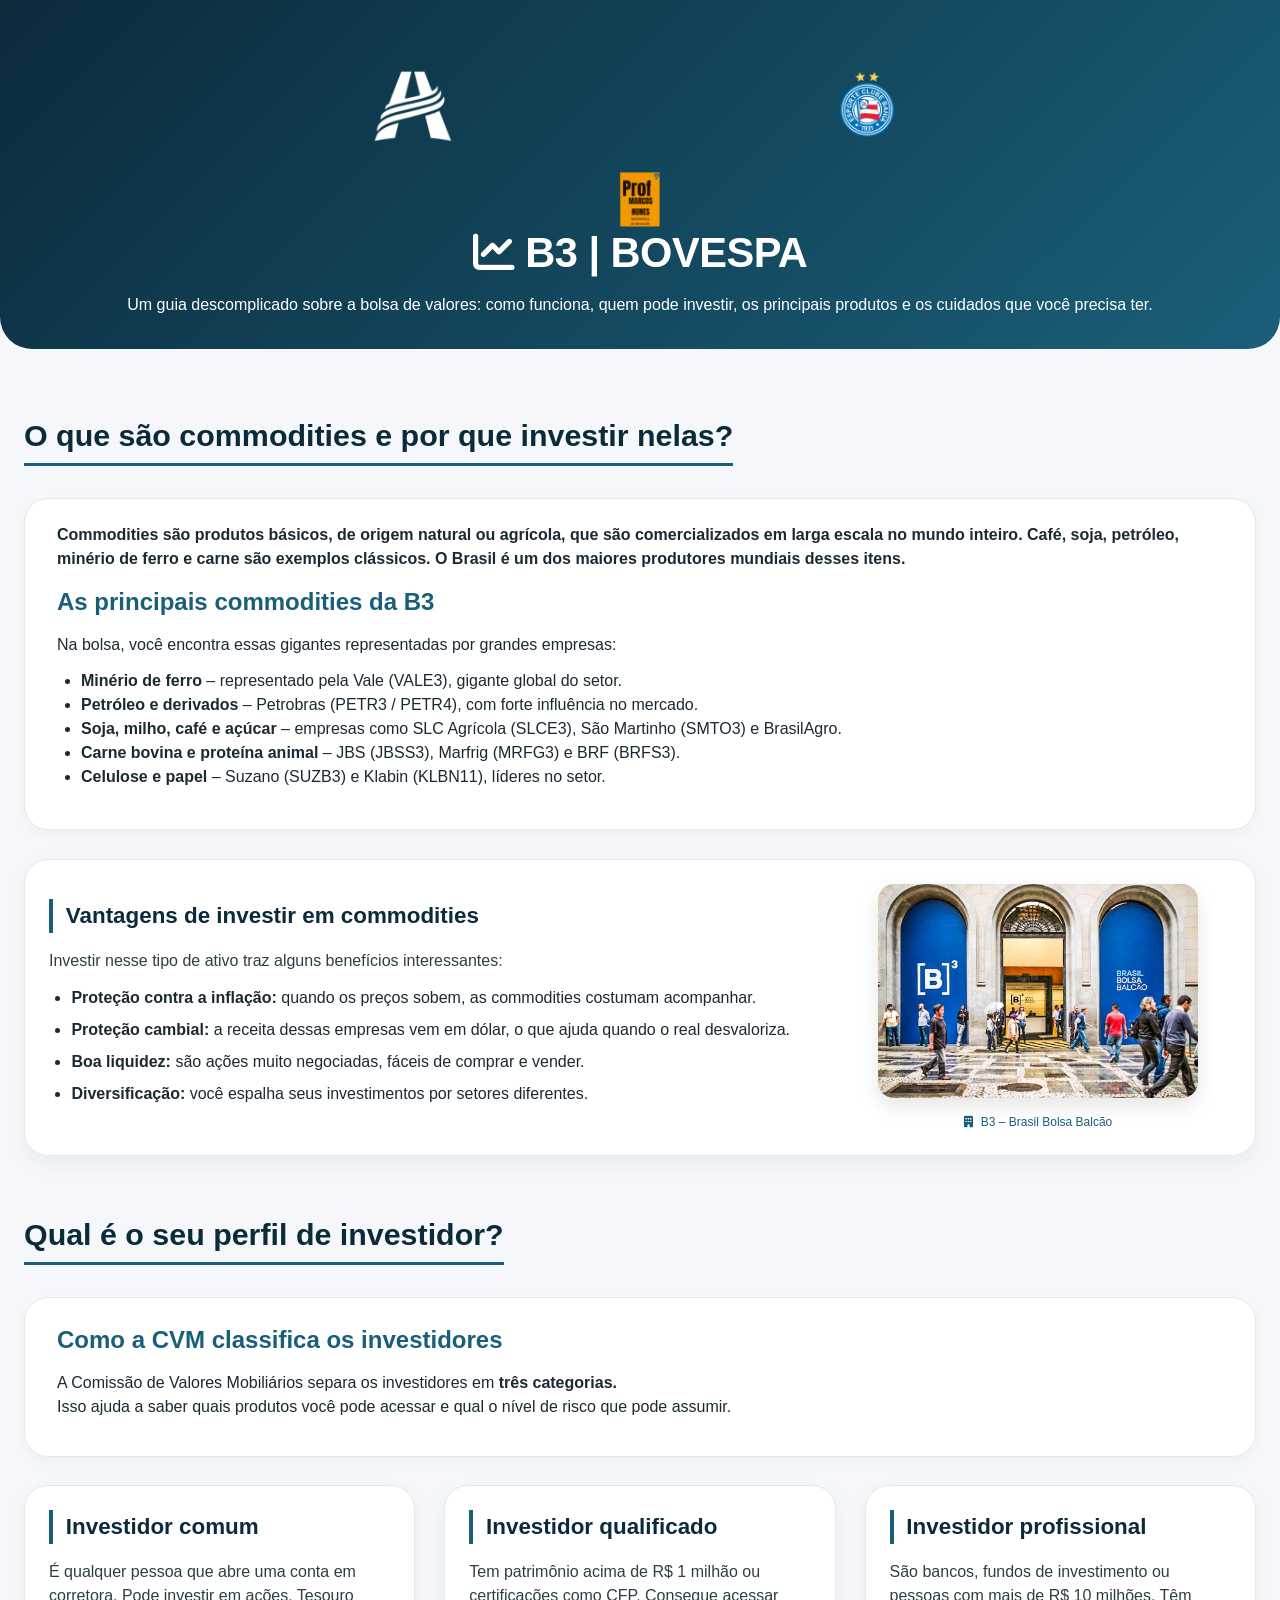
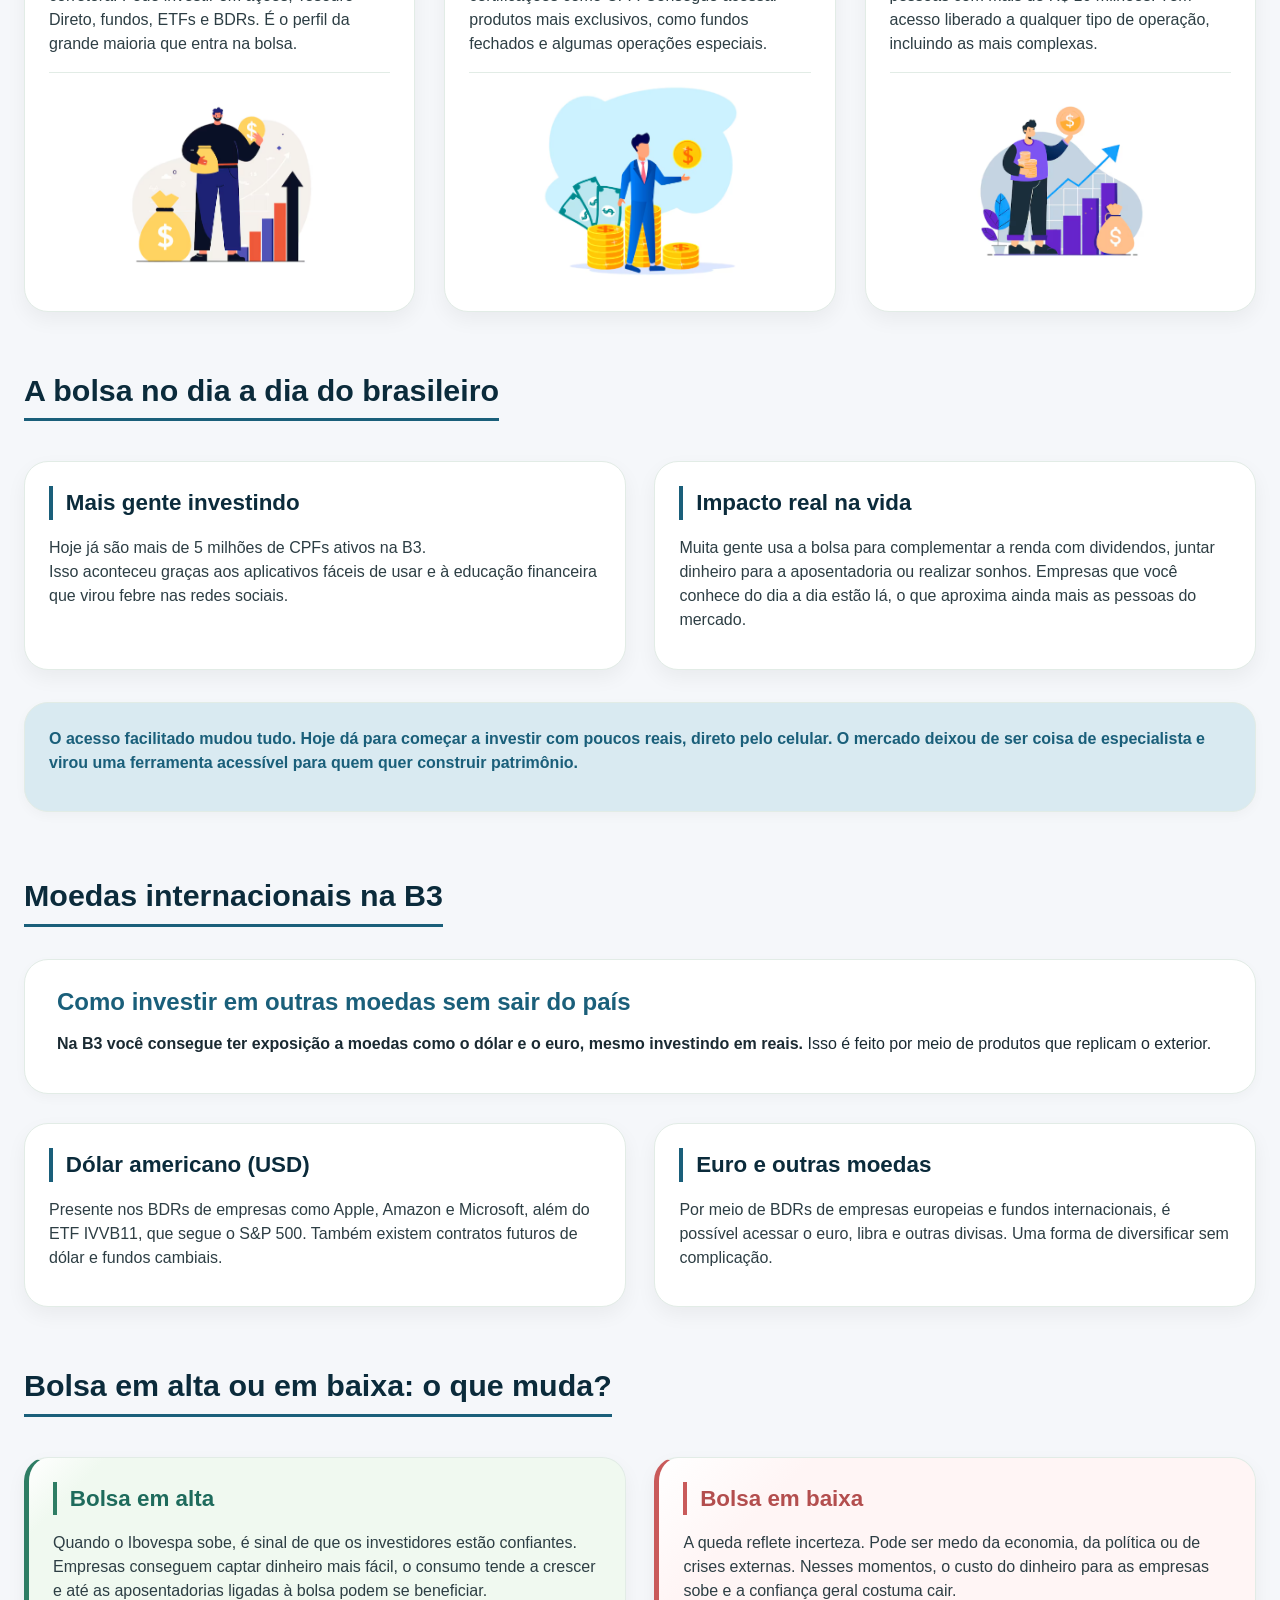
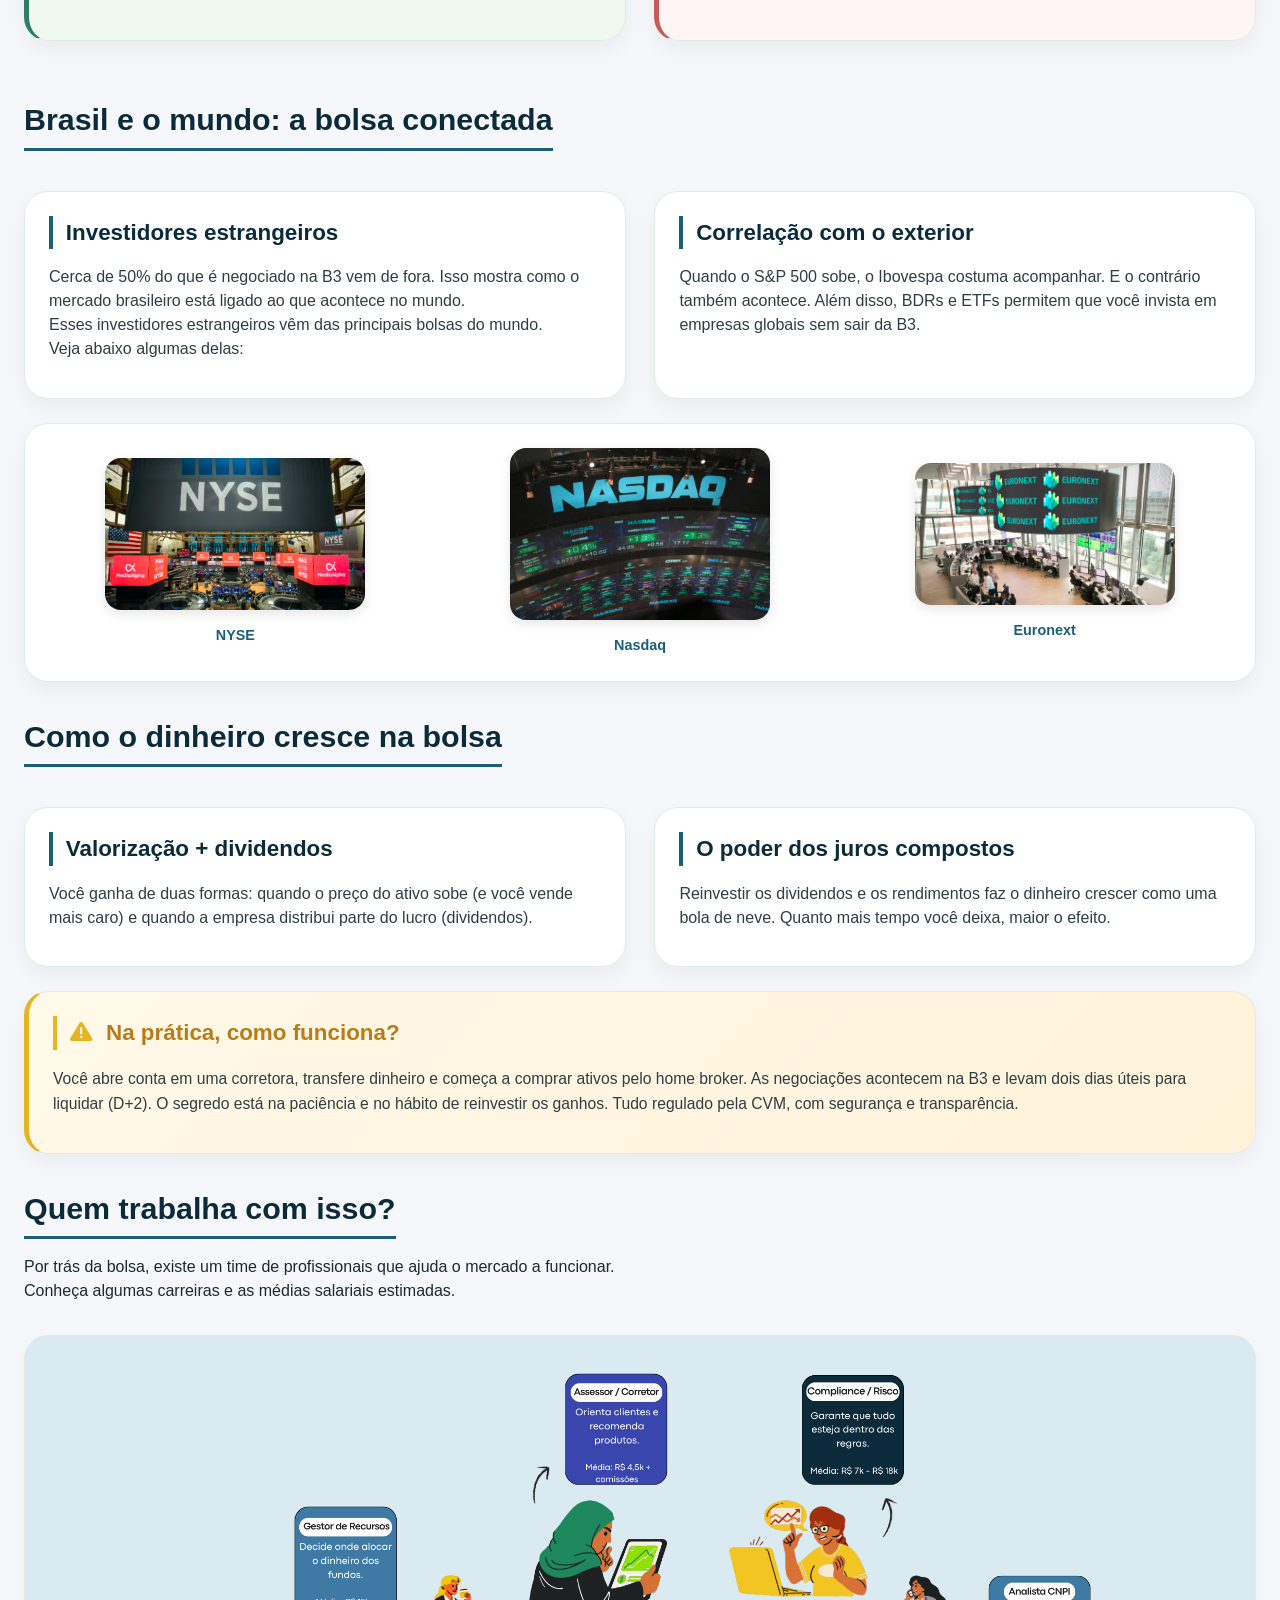
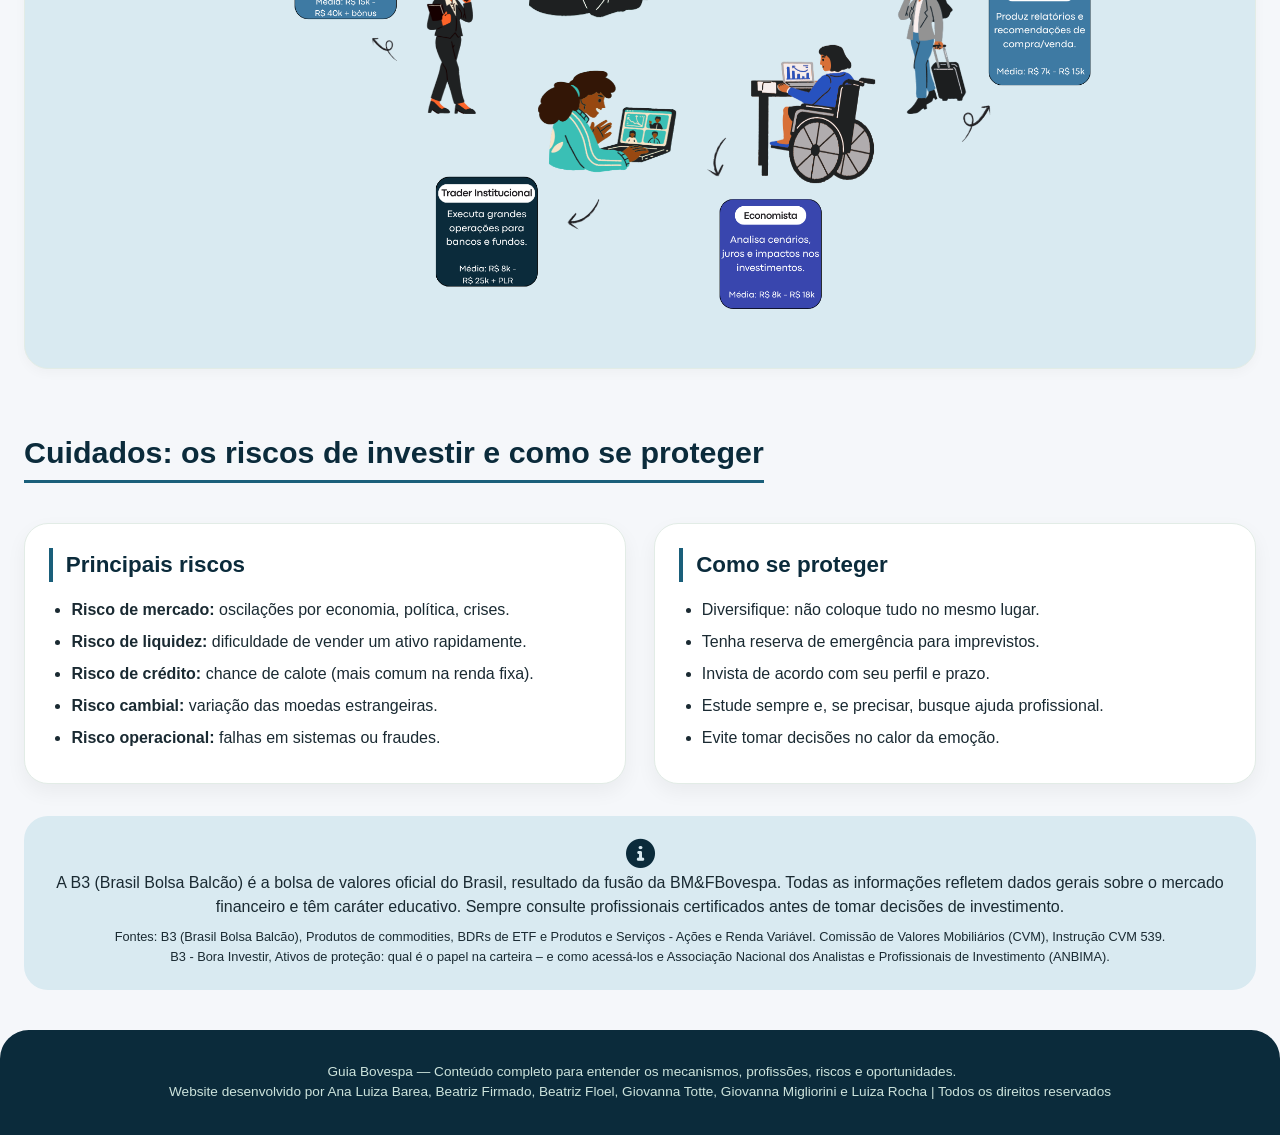
<file: index.html>
<!DOCTYPE html>
<html lang="pt-br">

<head>
    <meta charset="UTF-8">
    <meta name="viewport" content="width=device-width, initial-scale=1.0">
    <title>Bovespa | B3 - Guia Completo do Mercado de Ações Brasileiro</title>
    <link rel="stylesheet" href="https://cdnjs.cloudflare.com/ajax/libs/font-awesome/6.0.0-beta3/css/all.min.css">
    <style>
        * {
            margin: 0;
            padding: 0;
            box-sizing: border-box;
        }

        body {
            font-family: 'Segoe UI', Roboto, 'Helvetica Neue', sans-serif;
            background: #f5f7fa;
            color: #1a2a32;
            line-height: 1.5;
        }

        /* introdução com subtítulo */
        .hero {
            background: linear-gradient(135deg, #0b2b3b 0%, #1a5f7a 100%);
            color: white;
            padding: 3rem 2rem;
            text-align: center;
            border-bottom-left-radius: 2rem;
            border-bottom-right-radius: 2rem;
        }

        .hero h1 {
            font-size: 2.6rem;
            font-weight: 600;
            letter-spacing: -0.5px;
            margin-bottom: 0.5rem;
        }

        .hero .subtitle {
            font-size: 1.2rem;
            font-weight: 500;
            opacity: 0.95;
            margin-bottom: 1rem;
        }

        .hero .intro-paragraph {
            max-width: 900px;
            margin: 0 auto;
            font-size: 1rem;
            line-height: 1.6;
            background: rgba(255, 255, 255, 0.1);
            padding: 1rem 1.8rem;
            border-radius: 1.5rem;
            backdrop-filter: blur(2px);
        }

        .container {
            max-width: 1300px;
            margin: 2rem auto;
            padding: 0 1.5rem;
        }

        /* seções com mistura de cards e parágrafos */
        .section-title {
            font-size: 1.9rem;
            font-weight: 600;
            color: #0b2b3b;
            margin: 2rem 0 1rem 0;
            border-bottom: 3px solid #1a5f7a;
            display: inline-block;
            padding-bottom: 0.3rem;
        }

        .grid-2cols {
            display: grid;
            grid-template-columns: repeat(auto-fit, minmax(320px, 1fr));
            gap: 1.8rem;
            margin: 1.5rem 0;
        }

        .card {
            background: white;
            border-radius: 1.5rem;
            box-shadow: 0 8px 20px rgba(0, 0, 0, 0.05);
            padding: 1.5rem;
            border: 1px solid #e2ece6;
            transition: transform 0.2s, box-shadow 0.2s;
        }

        .card:hover {
            transform: translateY(-4px);
            box-shadow: 0 15px 30px rgba(0, 0, 0, 0.08);
        }

        .card h3 {
            font-size: 1.4rem;
            font-weight: 600;
            color: #0b2b3b;
            margin-bottom: 1rem;
            border-left: 4px solid #1a5f7a;
            padding-left: 0.8rem;
        }

        .card p {
            margin-bottom: 0.8rem;
            color: #2d3e44;
        }

        .card ul,
        .paragraph-list {
            margin: 0.6rem 0 0.6rem 1.4rem;
        }

        .card li {
            margin-bottom: 0.5rem;
        }

        .paragraph-block {
            background: white;
            border-radius: 1.5rem;
            padding: 1.5rem 2rem;
            margin: 1rem 0 1.8rem 0;
            box-shadow: 0 4px 12px rgba(0, 0, 0, 0.03);
            border: 1px solid #e2ece6;
        }

        .paragraph-block h3 {
            font-size: 1.5rem;
            font-weight: 600;
            color: #1a5f7a;
            margin-bottom: 0.8rem;
        }

        .paragraph-block p {
            margin-bottom: 0.8rem;
            font-size: 1rem;
        }

        .highlight-light {
            background: #eef6f2;
            padding: 1rem 1.3rem;
            border-radius: 1rem;
            margin: 1rem 0;
            border-left: 4px solid #1a5f7a;
        }

        .prof-flex {
            display: flex;
            flex-wrap: wrap;
            gap: 1rem;
            margin: 1rem 0;
        }

        .prof-item {
            background: #f8faf7;
            padding: 0.7rem 1rem;
            border-radius: 1rem;
            flex: 1 1 180px;
            border: 1px solid #dee6e0;
        }

        .prof-item strong {
            color: #0b2b3b;
            display: block;
            font-size: 1rem;
        }

        .salary {
            font-size: 0.8rem;
            color: #5f7670;
            display: inline-block;
            margin-top: 0.2rem;
        }

        footer {
            background: #0b2b3b;
            color: #cce3dc;
            text-align: center;
            padding: 2rem;
            margin-top: 2.5rem;
            border-top-left-radius: 1.8rem;
            border-top-right-radius: 1.8rem;
            font-size: 0.85rem;
        }

        hr {
            margin: 1rem 0;
            border: none;
            height: 1px;
            background: #cbdcd2;
        }

        .featured-card {
            display: flex;
            flex-direction: row;
            gap: 1.5rem;
            align-items: center;
            flex-wrap: wrap;
        }

        .card-text {
            flex: 2;
            min-width: 250px;
        }

        .card-image-wrapper {
            flex: 1;
            text-align: center;
            min-width: 180px;
        }

        .card-image-wrapper img {
            width: 100%;
            max-width: 320px;
            height: auto;
            border-radius: 1rem;
            object-fit: cover;
            box-shadow: 0 8px 20px rgba(0, 0, 0, 0.1);
            transition: transform 0.3s ease;
        }

        .card-image-wrapper img:hover {
            transform: scale(1.03);
        }

        .image-credit {
            font-size: 0.75rem;
            color: #1a5f7a;
            margin-top: 0.5rem;
            font-weight: 500;
        }

        .image-credit i {
            margin-right: 0.3rem;
        }

        .grid-3cols {
            display: grid;
            grid-template-columns: repeat(auto-fit, minmax(280px, 1fr));
            gap: 1.8rem;
            margin: 1.5rem 0;
        }

        .investor-card {
            display: flex;
            flex-direction: column;
            height: 100%;
        }

        .investor-card h3 {
            margin-bottom: 0.8rem;
        }

        .investor-card p {
            flex: 1;
            margin-bottom: 1rem;
        }

        .card-investor-image {
            margin-top: 1rem;
            text-align: center;
            padding-top: 0.5rem;
            border-top: 1px solid #e2ece6;
        }

        .card-investor-image img {
            width: 100%;
            max-width: 200px;
            height: auto;
            border-radius: 0.8rem;
            object-fit: cover;
            transition: transform 0.3s ease;
        }

        .card-investor-image img:hover {
            transform: scale(1.02);
        }

        .card-firmidi-image img {
            max-width: 1000px;
            height: auto;
            margin-left: 144px;
            margin-bottom: 14px;


        }

        /* Cards de alta e baixa com cores suaves */
        .card-alta {
            background: linear-gradient(135deg, #ffffff 0%, #f0f9f0 10%);
            border-left: 5px solid #2e7d64;
        }

        .card-alta h3 {
            color: #1e6b5c;
            border-left-color: #2e7d64;
        }

        .card-alta h3 i {
            color: #2e7d64;
            margin-right: 0.5rem;
        }

        .card-baixa {
            background: linear-gradient(135deg, #ffffff 0%, #fff5f5 20%);
            border-left: 5px solid #c95a5a;
        }

        .card-baixa h3 {
            color: #b34e4e;
            border-left-color: #c95a5a;
        }

        .card-baixa h3 i {
            color: #c95a5a;
            margin-right: 0.5rem;
        }

        .card-alta:hover,
        .card-baixa:hover {
            transform: translateY(-4px);
            box-shadow: 0 15px 30px rgba(0, 0, 0, 0.08);
        }

        /* introdução com logo integrada */
        .hero {
            background: linear-gradient(135deg, #0b2b3b 0%, #1a5f7a 100%);
            color: white;
            padding: 2rem 2rem;
            border-bottom-left-radius: 2rem;
            border-bottom-right-radius: 2rem;
            position: relative;
        }

        .hero-container {
            max-width: 1300px;
            margin: 0 auto;
            display: flex;
            align-items: center;
            gap: 2rem;
            flex-wrap: wrap;
        }


        .hero-logo img {
            width: 450px;
            height: auto;
            margin-bottom: -111px;
            margin-top: -54px;
            display: inline-block;
            gap: 3px;



        }

        .hero-logo:hover {
            transform: scale(1.05);
            background: rgba(255, 255, 255, 0.25);
        }

        .hero-content {
            flex: 1;
        }

        .hero-content h1 {
            font-size: 2.6rem;
            font-weight: 600;
            letter-spacing: -0.5px;
            margin-bottom: 0.5rem;
        }

        .hero-content p {
            font-size: 1.1rem;
            opacity: 0.95;
            max-width: 700px;
        }

        @media (max-width: 700px) {
            .hero-container {
                flex-direction: column;
                text-align: center;
                gap: 1rem;
            }

            .hero-content h1 {
                font-size: 1.8rem;
            }

            .hero-content p {
                font-size: 0.95rem;
            }

            .hero-logo img {
                width: 60px;
            }
        }

        /* Card com imagens das bolsas mundiais */
        .bolsas-mundo-card {
            margin-top: 1rem;
        }

        .bolsas-mundo-card h3 {
            text-align: center;
            margin-bottom: 1.5rem;
        }

        .bolsas-mundo-card h3 i {
            margin-right: 0.5rem;
            color: #1a5f7a;
        }

        .bolsas-imagens {
            display: flex;
            justify-content: space-around;
            align-items: center;
            flex-wrap: wrap;
            gap: 2rem;
        }

        .bolsa-item {
            text-align: center;
            flex: 1;
            min-width: 100px;
        }

        .bolsa-item img {
            width: 100%;
            max-width: 260px;
            height: auto;
            border-radius: 1rem;
            transition: transform 0.3s ease;
            box-shadow: 0 4px 12px rgba(0, 0, 0, 0.1);
        }

        .bolsa-item img:hover {
            transform: translateY(-5px);
        }

        .bolsa-item span {
            display: block;
            margin-top: 0.5rem;
            font-weight: 600;
            color: #1a5f7a;
            font-size: 0.9rem;
        }

        /* Card de funcionamento prático com fundo amarelo */
        .card-funcionamento {
            background: linear-gradient(135deg, #fff9e8 0%, #fff2d9 100%);
            border-left: 5px solid #e6b422;
            margin-top: 0.5rem;
        }

        .card-funcionamento h3 {
            color: #b87c1a;
            border-left-color: #e6b422;
        }

        .card-funcionamento h3 i {
            color: #e6b422;
            margin-right: 0.5rem;
        }

        .card-funcionamento p {
            font-size: 0.98rem;
            line-height: 1.6;
        }

        .card-funcionamento:hover {
            transform: translateY(-4px);
            box-shadow: 0 15px 30px rgba(0, 0, 0, 0.08);
        }

        @media (max-width: 700px) {
            .bolsas-imagens {
                gap: 1rem;
            }

            .bolsa-item img {
                max-width: 80px;
            }
        }

        @media (max-width: 700px) {
            .featured-card {
                flex-direction: column;
                text-align: center;
            }

            .card-text ul {
                text-align: left;
            }
        }

        @media (max-width: 750px) {
            .hero h1 {
                font-size: 1.8rem;
            }

            .section-title {
                font-size: 1.5rem;
            }

            .paragraph-block {
                padding: 1rem;
            }

            .card {
                padding: 1.2rem;
            }
        }
    </style>
</head>


<body>
    <div class="hero">
        <div class="hero-logo">
            <img src="foto/Design sem nome (1).png" alt="Colégio UNASP São Paulo">
            <img src="foto/Design sem nome (3).png" alt="">
            <img src="foto/Design sem nome (5).png" alt="">

        </div>
        <h1><i class="fas fa-chart-line"></i> B3 | BOVESPA</h1>
        <p>Um guia descomplicado sobre a bolsa de valores: como funciona, quem pode investir, os principais produtos e
            os cuidados que você precisa ter.</p>
    </div>
    <div class="container">

        <!-- SEÇÃO 1: Commodities -->
        <div class="section-title">O que são commodities e por que investir nelas?</div>
        <div class="paragraph-block">
            <p><strong>Commodities são produtos básicos, de origem natural ou agrícola, que são comercializados em larga
                    escala
                    no mundo inteiro. Café, soja, petróleo, minério de ferro e carne são exemplos clássicos. O Brasil é
                    um
                    dos maiores produtores mundiais desses itens.</strong></p>
            <h3>As principais commodities da B3</h3>
            <p>Na bolsa, você encontra essas gigantes representadas por grandes empresas:</p>
            <ul style="margin-left: 1.5rem; margin-bottom: 1rem;">
                <li><strong>Minério de ferro</strong> – representado pela Vale (VALE3), gigante global do setor.</li>
                <li><strong>Petróleo e derivados</strong> – Petrobras (PETR3 / PETR4), com forte influência no mercado.
                </li>
                <li><strong>Soja, milho, café e açúcar</strong> – empresas como SLC Agrícola (SLCE3), São Martinho
                    (SMTO3) e BrasilAgro.</li>
                <li><strong>Carne bovina e proteína animal</strong> – JBS (JBSS3), Marfrig (MRFG3) e BRF (BRFS3).</li>
                <li><strong>Celulose e papel</strong> – Suzano (SUZB3) e Klabin (KLBN11), líderes no setor.</li>
            </ul>
        </div>
        <div class="grid-2cols">
            <div class="card featured-card">
                <div class="card-text">
                    <h3>Vantagens de investir em commodities</h3>
                    <p>Investir nesse tipo de ativo traz alguns benefícios interessantes:</p>
                    <ul>
                        <li><strong>Proteção contra a inflação:</strong> quando os preços sobem, as commodities costumam
                            acompanhar.</li>
                        <li><strong>Proteção cambial:</strong> a receita dessas empresas vem em dólar, o que ajuda
                            quando o real desvaloriza.</li>
                        <li><strong>Boa liquidez:</strong> são ações muito negociadas, fáceis de comprar e vender.</li>
                        <li><strong>Diversificação:</strong> você espalha seus investimentos por setores diferentes.
                        </li>
                    </ul>
                </div>
                <div class="card-image-wrapper">
                    <img src="foto/bovespa.jpg">
                    <div class="image-credit">
                        <i class="fas fa-building"></i> B3 – Brasil Bolsa Balcão
                    </div>
                </div>
            </div>
        </div>

        <!-- SEÇÃO 2: Tipo de investidor -->
        <div class="section-title">Qual é o seu perfil de investidor?</div>
        <div class="paragraph-block">
            <h3>Como a CVM classifica os investidores</h3>
            <p>A Comissão de Valores Mobiliários separa os investidores em <strong>três categorias. </strong><br>
                Isso ajuda a saber quais
                produtos você pode acessar e qual o nível de risco que pode assumir.</p>
        </div>
        <div class="grid-2cols">
            <div class="card">
                <h3>Investidor comum</h3>
                <p>É qualquer pessoa que abre uma conta em corretora. Pode investir em ações, Tesouro Direto, fundos,
                    ETFs e BDRs. É o perfil da grande maioria que entra na bolsa.</p>
                <div class="card-investor-image">
                    <img src="foto/bluu.png" alt="Investidor comum">
                </div>
            </div>

            <div class="card">
                <h3>Investidor qualificado</h3>
                <p>Tem patrimônio acima de R$ 1 milhão ou certificações como CFP. Consegue acessar produtos mais
                    exclusivos, como fundos fechados e algumas operações especiais.
                </p>
                <div class="card-investor-image">
                    <img src="foto/cruu.png" alt="Investidor qualificado">
                </div>
            </div>
            <div class="card">
                <h3>Investidor profissional</h3>
                <p>São bancos, fundos de investimento ou pessoas com mais de R$ 10 milhões. Têm acesso liberado a
                    qualquer tipo de operação, incluindo as mais complexas.</p>
                <div class="card-investor-image">
                    <img src="foto/pru.png" alt="Investidor profissional">
                </div>
            </div>
        </div>


        <!-- SEÇÃO 3: Bolsa na vida dos brasileiros (misto) -->
        <div class="section-title">A bolsa no dia a dia do brasileiro</div>
        <div class="grid-2cols">
            <div class="card">
                <h3>Mais gente investindo</h3>
                <p>Hoje já são mais de 5 milhões de CPFs ativos na B3. <br> Isso aconteceu graças aos aplicativos fáceis
                    de
                    usar e à educação financeira que virou febre nas redes sociais.</p>
            </div>
            <div class="card">
                <h3>Impacto real na vida</h3>
                <p>Muita gente usa a bolsa para complementar a renda com dividendos, juntar dinheiro para a
                    aposentadoria ou realizar sonhos. Empresas que você conhece do dia a dia estão lá, o que aproxima
                    ainda mais as pessoas do mercado.</p>
            </div>
        </div>
        <div class="paragraph-block"
            style="background: #d9eaf1; border-radius: 1.5rem; margin-top: 2rem; padding: 1.5rem;  color: #1a5f7a;">
            <p><strong>O acesso facilitado mudou tudo. Hoje dá para começar a investir com poucos reais, direto pelo
                    celular. O
                    mercado deixou de ser coisa de especialista e virou uma ferramenta acessível para quem quer
                    construir
                    patrimônio.</strong></p>
        </div>

        <!-- SEÇÃO 4: Moedas na B3 -->
        <div class="section-title">Moedas internacionais na B3</div>
        <div class="paragraph-block">
            <h3>Como investir em outras moedas sem sair do país</h3>
            <p><strong>Na B3 você consegue ter exposição a moedas como o dólar e o euro, mesmo investindo em reais.
                </strong>Isso é feito
                por meio de produtos que replicam o exterior. </p>
        </div>
        <div class="grid-2cols">
            <div class="card">
                <h3>Dólar americano (USD)</h3>
                <p>Presente nos BDRs de empresas como Apple, Amazon e Microsoft, além do ETF IVVB11, que segue o S&P
                    500. Também existem contratos futuros de dólar e fundos cambiais.</p>
            </div>
            <div class="card">
                <h3>Euro e outras moedas</h3>
                <p>Por meio de BDRs de empresas europeias e fundos internacionais, é possível acessar o euro, libra e
                    outras divisas. Uma forma de diversificar sem complicação.</p>
            </div>
        </div>


        <!-- SEÇÃO 5: Alta e baixa + influência -->
        <div class="section-title">Bolsa em alta ou em baixa: o que muda?</div>
        <div class="grid-2cols">
            <div class="card card-alta">
                <h3>Bolsa em alta</h3>
                <p>Quando o Ibovespa sobe, é sinal de que os investidores estão confiantes. Empresas conseguem captar
                    dinheiro mais fácil, o consumo tende a crescer e até as aposentadorias ligadas à bolsa podem se
                    beneficiar.</p>
            </div>
            <div class="card card-baixa">
                <h3>Bolsa em baixa</h3>
                <p>A queda reflete incerteza. Pode ser medo da economia, da política ou de crises externas. Nesses
                    momentos, o custo do dinheiro para as empresas sobe e a confiança geral costuma cair.</p>
            </div>
        </div>


        <!-- SEÇÃO 6: Relação com bolsas globais -->
        <div class="section-title">Brasil e o mundo: a bolsa conectada</div>
        <div class="grid-2cols">
            <div class="card">
                <h3>Investidores estrangeiros</h3>
                <p>Cerca de 50% do que é negociado na B3 vem de fora. Isso mostra como o mercado brasileiro está ligado
                    ao que acontece no mundo. <br>Esses investidores estrangeiros vêm das principais bolsas do mundo.
                    <br>Veja
                    abaixo algumas delas:
                </p>
            </div>
            <div class="card">
                <h3>Correlação com o exterior</h3>
                <p>Quando o S&P 500 sobe, o Ibovespa costuma acompanhar. E o contrário também acontece. Além disso, BDRs
                    e ETFs permitem que você invista em empresas globais sem sair da B3.</p>
            </div>
        </div>

        <div class="card bolsas-mundo-card">

            <div class="bolsas-imagens">
                <div class="bolsa-item">
                    <img src="foto/nyse.png" alt="NYSE - Bolsa de Nova York">
                    <span>NYSE</span>
                </div>
                <div class="bolsa-item">
                    <img src="foto/naas.png" alt="Nasdaq">
                    <span>Nasdaq</span>
                </div>
                <div class="bolsa-item">
                    <img src="foto/eur.png" alt="Euronext">
                    <span>Euronext</span>
                </div>
            </div>
        </div>

        <!-- SEÇÃO 7: Mecanismos de acumulação de capital -->
        <div class="section-title">Como o dinheiro cresce na bolsa</div>
        <div class="grid-2cols">
            <div class="card">
                <h3>Valorização + dividendos</h3>
                <p>Você ganha de duas formas: quando o preço do ativo sobe (e você vende mais caro) e quando a empresa
                    distribui parte do lucro (dividendos).</p>
            </div>
            <div class="card">
                <h3>O poder dos juros compostos</h3>
                <p>Reinvestir os dividendos e os rendimentos faz o dinheiro crescer como uma bola de neve. Quanto mais
                    tempo você deixa, maior o efeito.</p>
            </div>
        </div>
        <div class="card card-funcionamento">
            <h3><i class="fas fa-exclamation-triangle"></i> Na prática, como funciona?</h3>
            <p>Você abre conta em uma corretora, transfere dinheiro e começa a comprar ativos pelo home broker. As
                negociações acontecem na B3 e levam dois dias úteis para liquidar (D+2). O segredo está na paciência e
                no hábito de reinvestir os ganhos. Tudo regulado pela CVM, com segurança e transparência.</p>
        </div>


        <div class="section-title">Quem trabalha com isso?</div>
        <p>Por trás da bolsa, existe um time de profissionais que ajuda o mercado a funcionar. <br>
            Conheça
            algumas
            carreiras e as médias salariais estimadas.
        </p>
        <div class="paragraph-block"
            style="background: #d9eaf1; border-radius: 1.5rem; margin-top: 2rem; padding: 1.5rem;">
            <div class="card-firmidi-image">
                <img src="foto/Mapa Mental (1).png" alt="Investidor profissional">
            </div>
        </div>


        <!-- SEÇÃO 9: Riscos e como driblar -->
        <div class="section-title">Cuidados: os riscos de investir e como se proteger</div>
        <div class="grid-2cols">
            <div class="card">
                <h3>Principais riscos</h3>
                <ul>
                    <li><strong>Risco de mercado:</strong> oscilações por economia, política, crises.</li>
                    <li><strong>Risco de liquidez:</strong> dificuldade de vender um ativo rapidamente.</li>
                    <li><strong>Risco de crédito:</strong> chance de calote (mais comum na renda fixa).</li>
                    <li><strong>Risco cambial:</strong> variação das moedas estrangeiras.</li>
                    <li><strong>Risco operacional:</strong> falhas em sistemas ou fraudes.</li>
                </ul>
            </div>
            <div class="card">
                <h3>Como se proteger</h3>
                <ul>
                    <li>Diversifique: não coloque tudo no mesmo lugar.</li>
                    <li>Tenha reserva de emergência para imprevistos.</li>
                    <li>Invista de acordo com seu perfil e prazo.</li>
                    <li>Estude sempre e, se precisar, busque ajuda profissional.</li>
                    <li>Evite tomar decisões no calor da emoção.</li>
                </ul>
            </div>
        </div>

        <!-- Bloco extra com resumo interativo e nota de fonte -->
        <div style="background: #d9eaf1; border-radius: 1.5rem; margin-top: 2rem; padding: 1.5rem; text-align: center;">
            <i class="fas fa-info-circle" style="font-size: 1.8rem; color: #0b2b3b"></i>
            <p style="font-weight: 500;"> A B3 (Brasil Bolsa Balcão) é a bolsa de valores oficial do Brasil,
                resultado
                da fusão da BM&FBovespa. Todas as informações refletem dados gerais sobre o mercado financeiro e têm
                caráter educativo. Sempre consulte profissionais certificados antes de tomar decisões de
                investimento.
            </p>
            <p style="margin-top: 8px; font-size: 0.8rem;">Fontes: B3 (Brasil Bolsa Balcão), Produtos de
                commodities, BDRs de ETF e Produtos e Serviços - Ações e Renda Variável.
                Comissão de Valores Mobiliários (CVM), Instrução CVM 539. <br> B3 - Bora Investir, Ativos de
                proteção:
                qual é
                o papel na carteira – e como
                acessá-los e Associação Nacional dos Analistas e Profissionais de Investimento (ANBIMA).</p>
        </div>
    </div>

    <footer>
        <i class="fas fa-chart-simple" style="font-weight: 400;"></i> Guia Bovespa — Conteúdo completo para entender os
        mecanismos,
        profissões,
        riscos e oportunidades.<br>
        Website desenvolvido por Ana Luiza Barea, Beatriz Firmado, Beatriz Floel, Giovanna Totte, Giovanna Migliorini e
        Luiza
        Rocha | Todos os direitos reservados
    </footer>
</body>

</html>
</file>
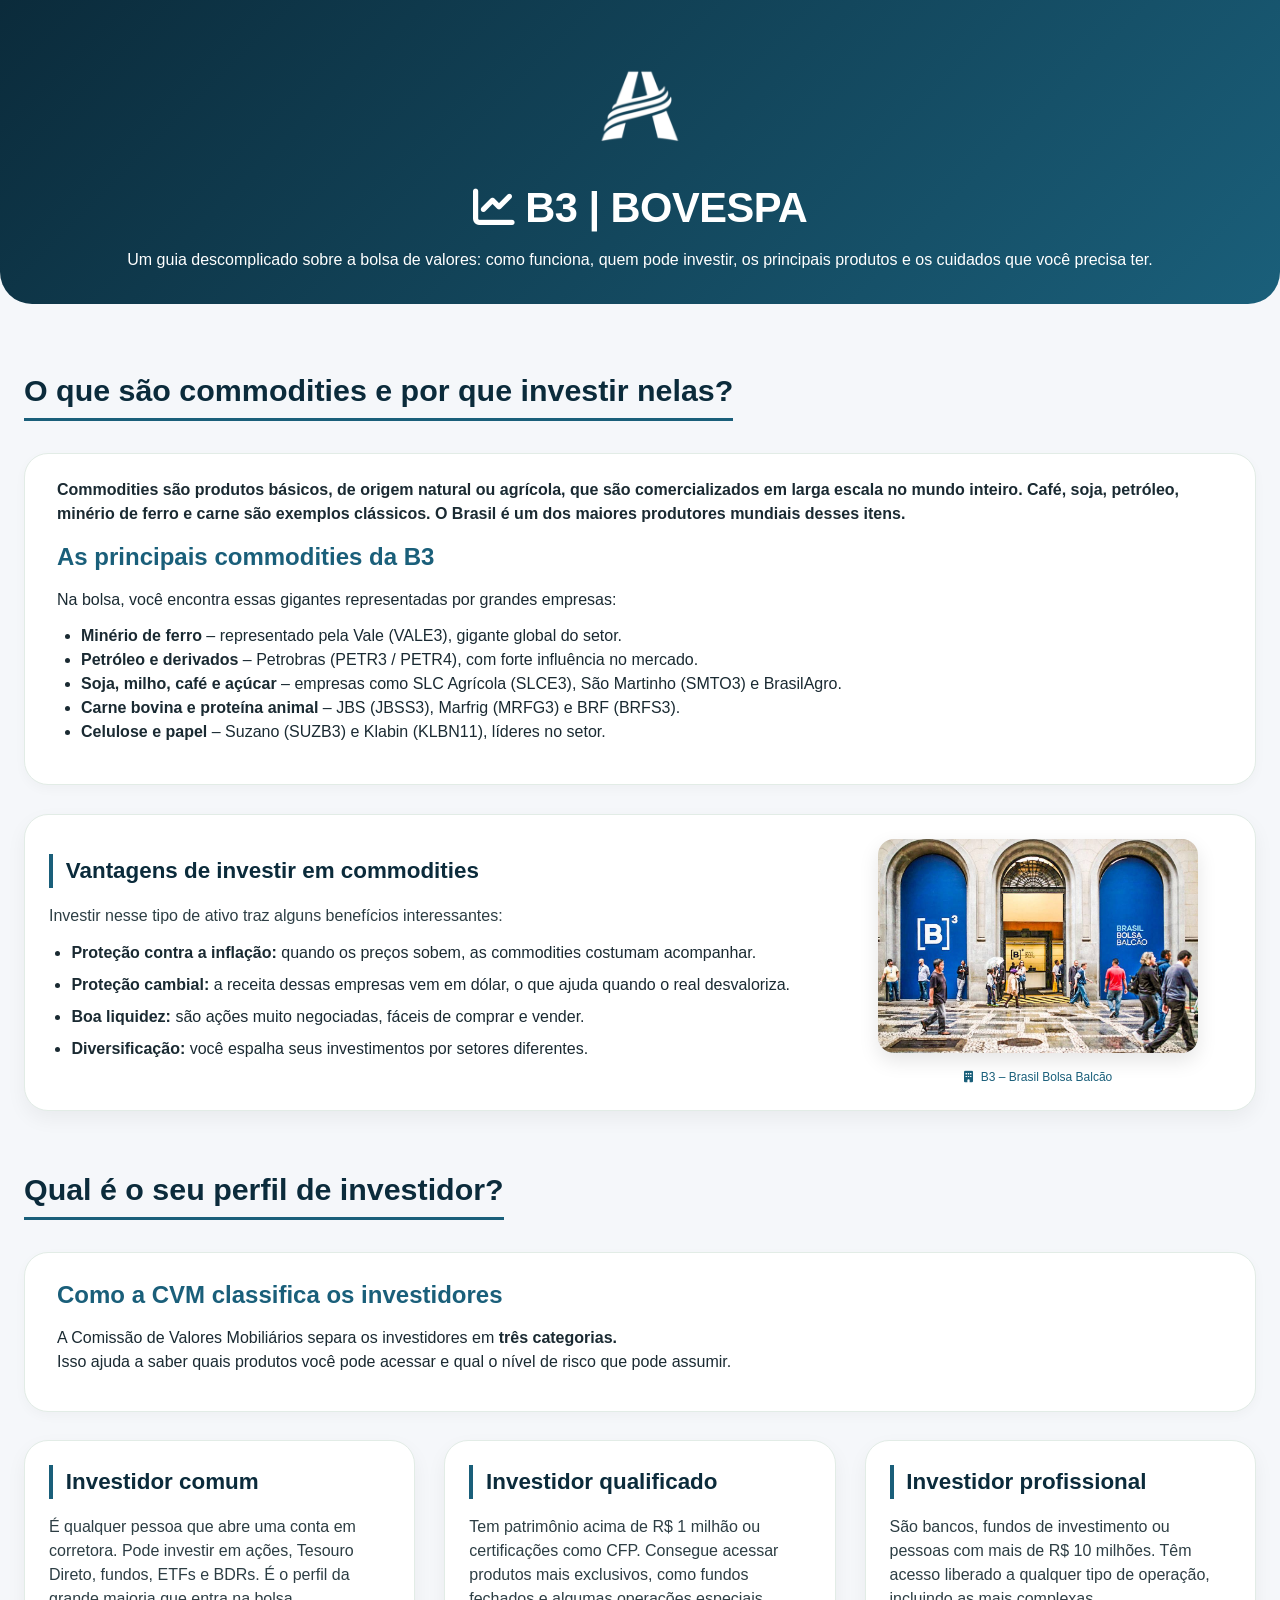
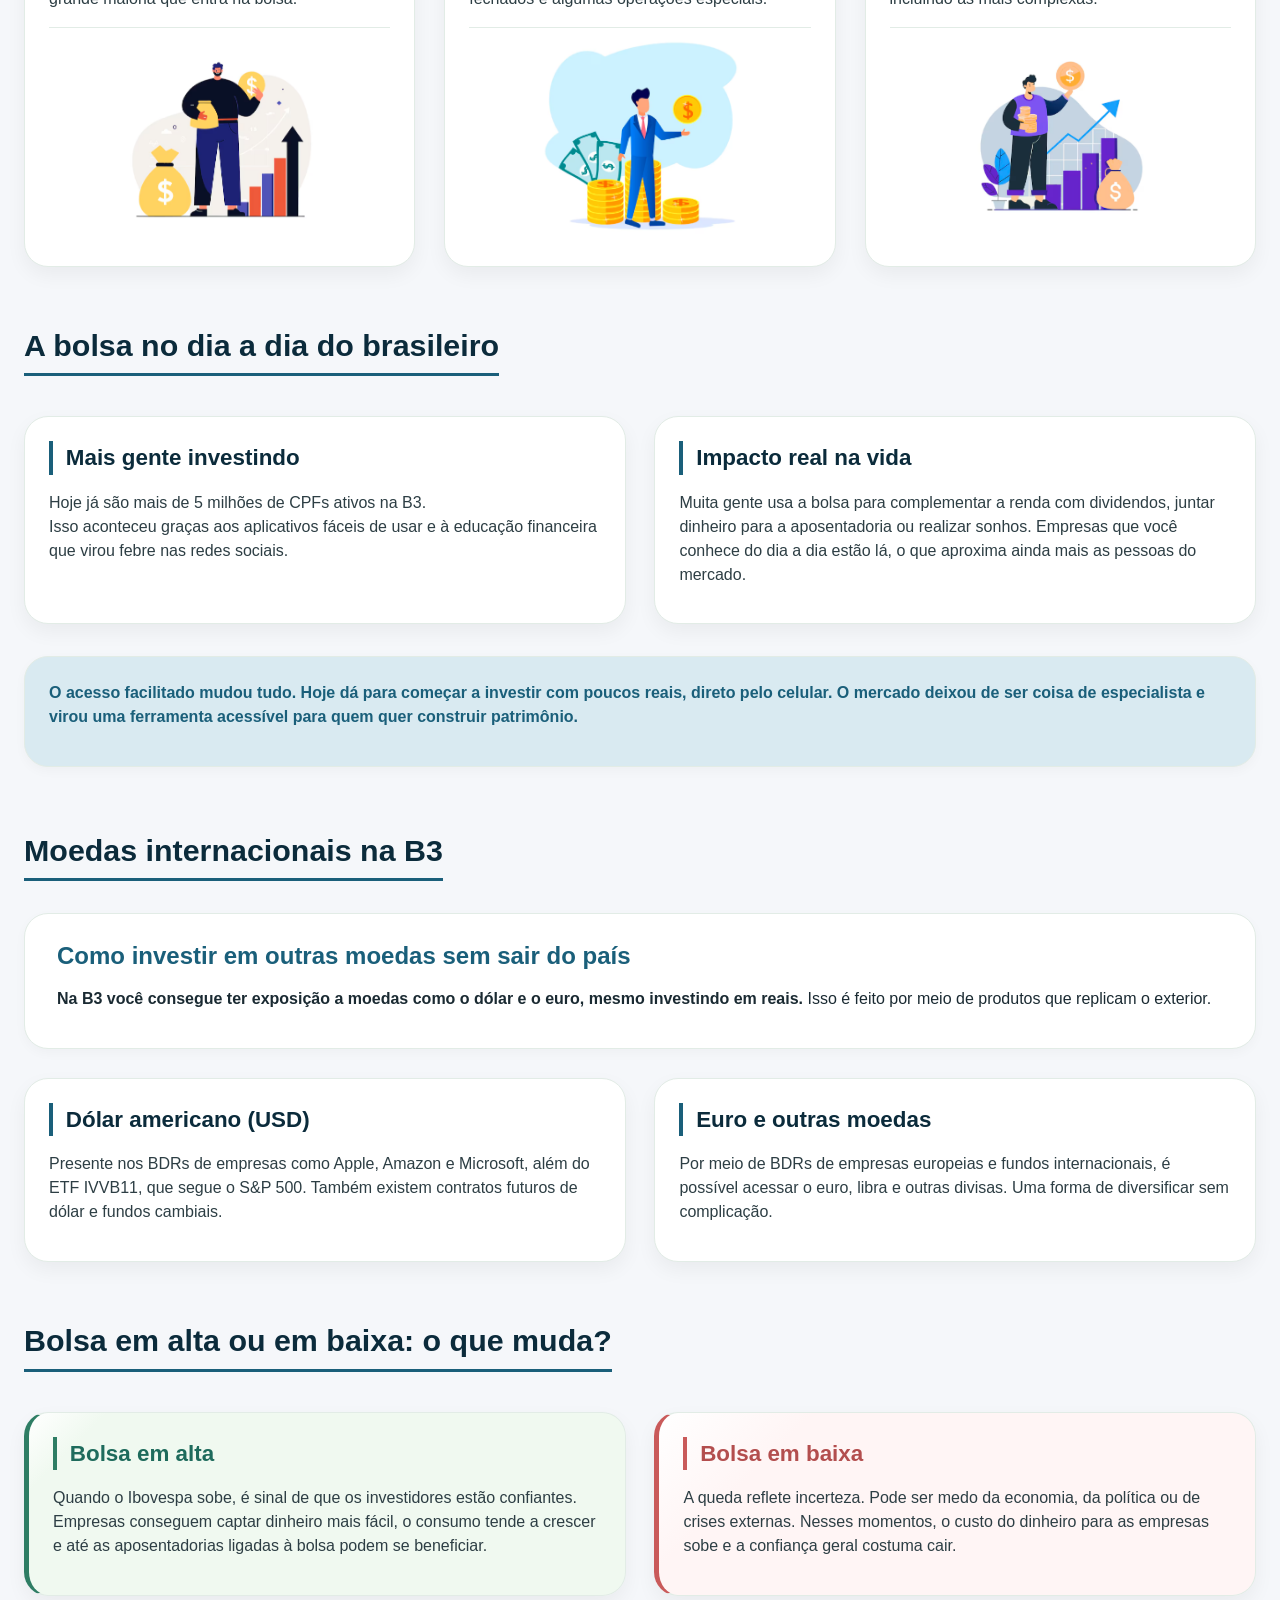
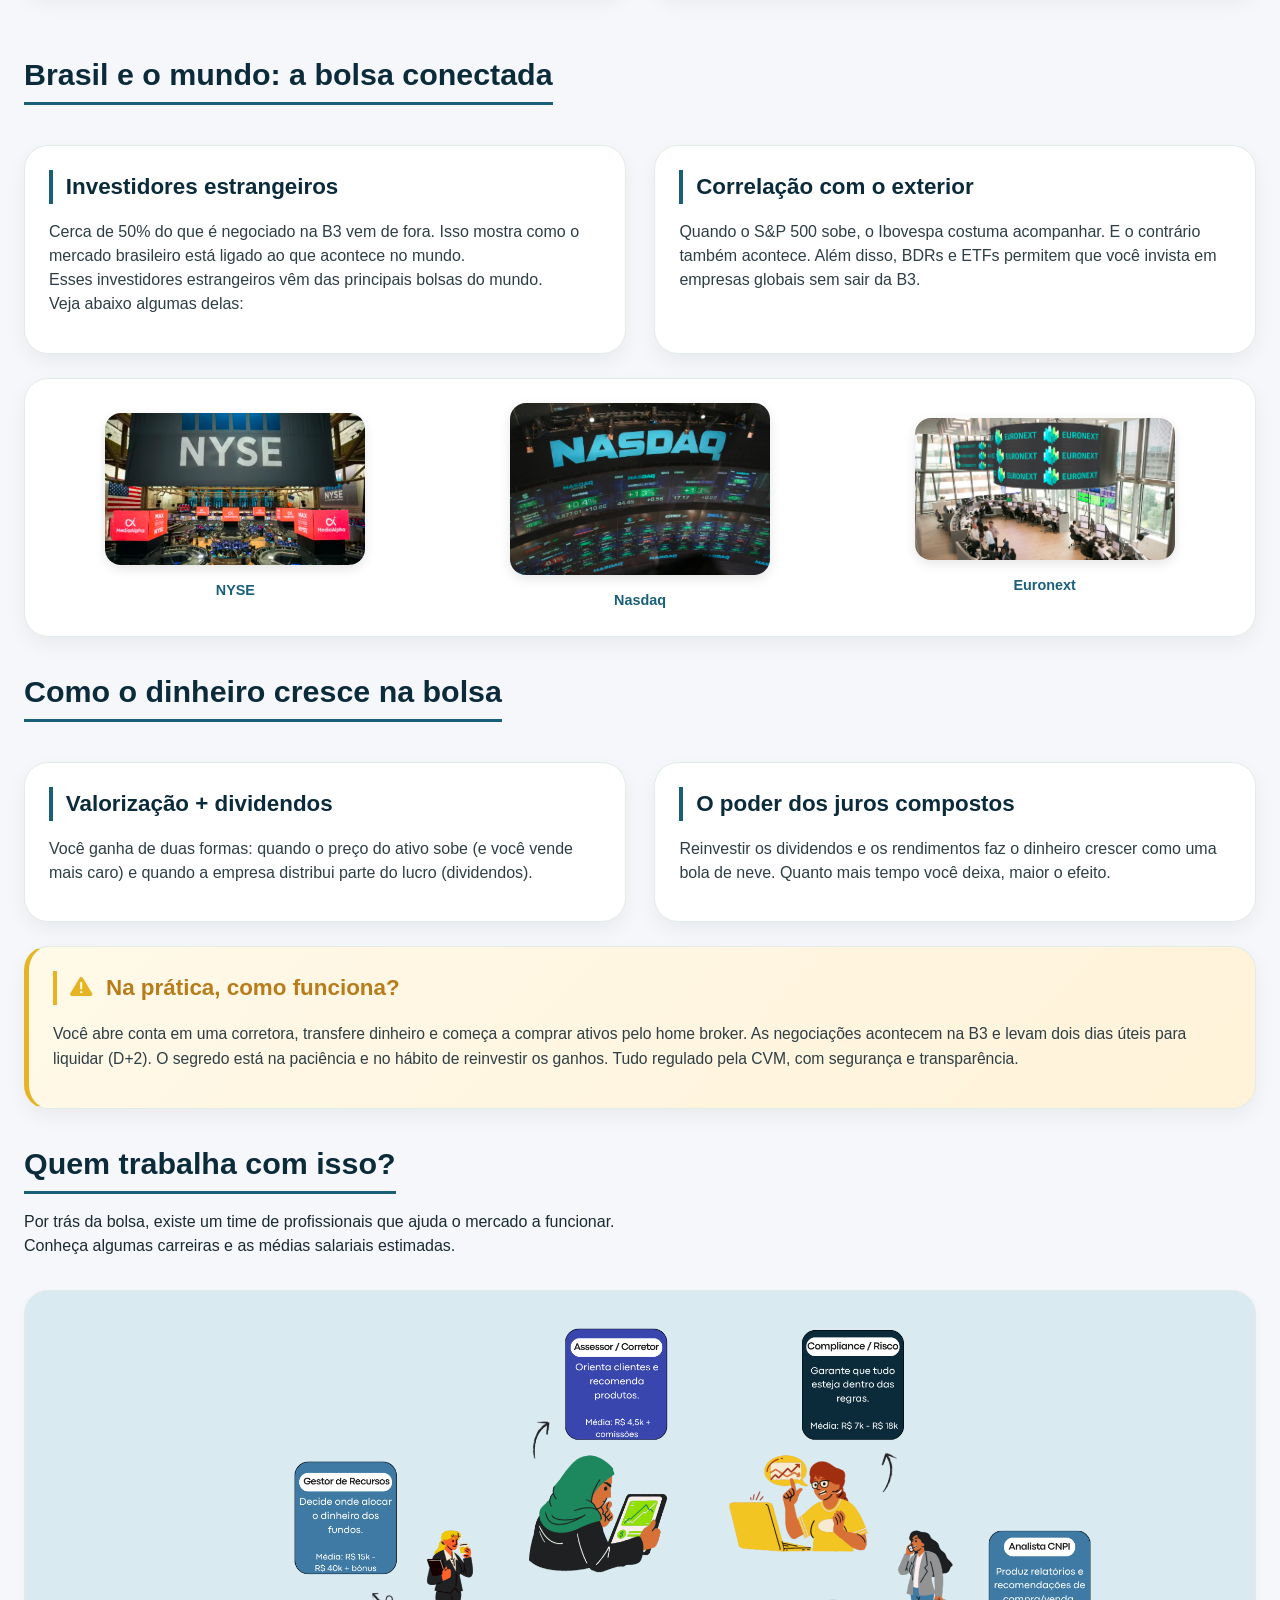
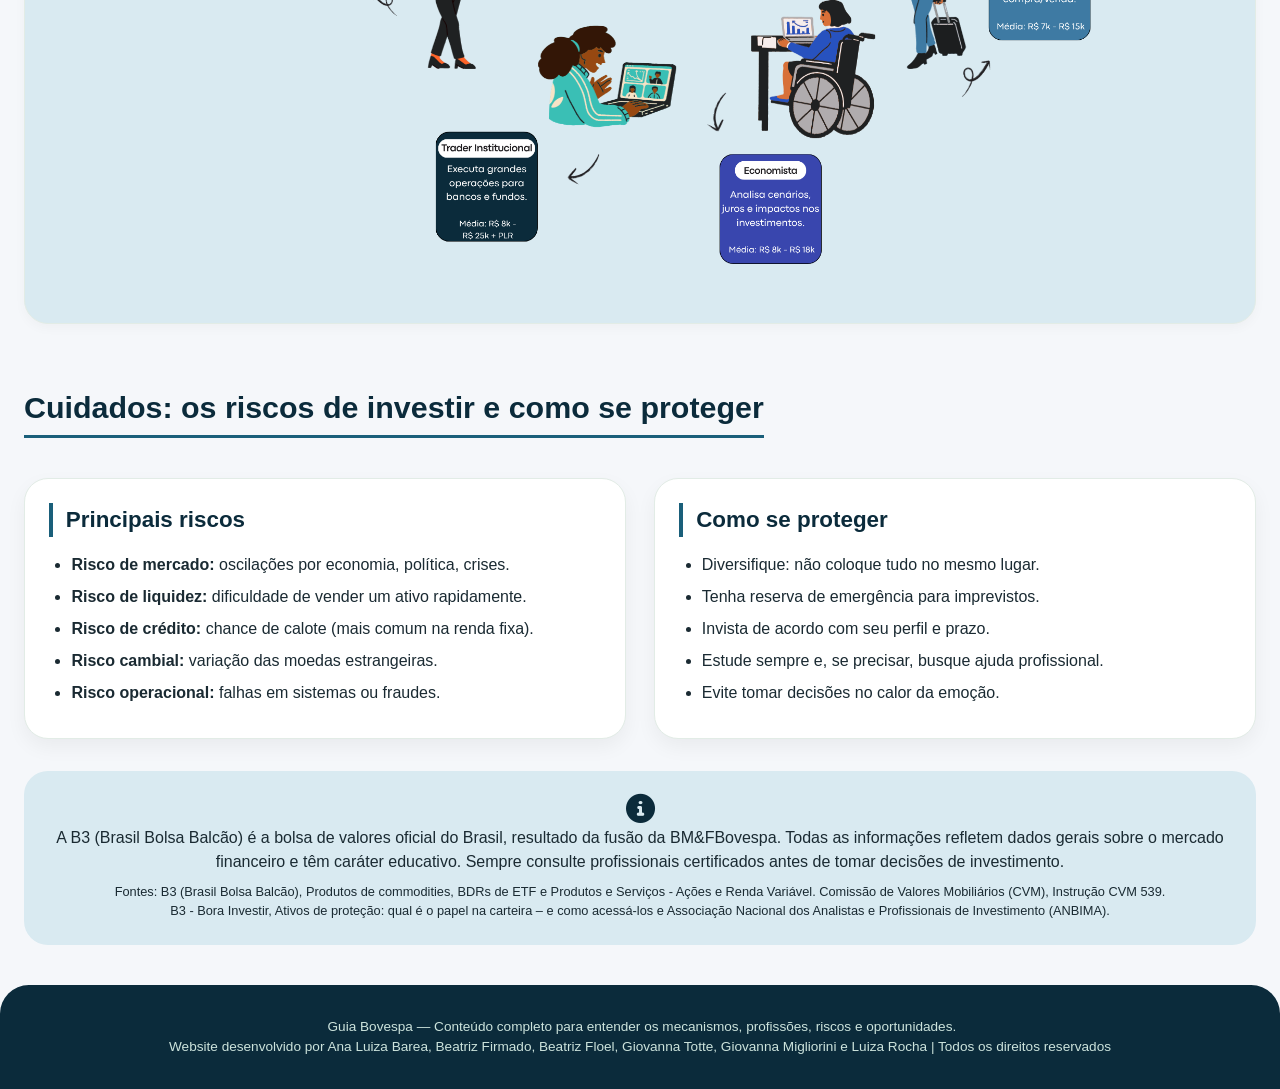
<file: bahia.html>
<!DOCTYPE html>
<html lang="pt-br">

<head>
    <meta charset="UTF-8">
    <meta name="viewport" content="width=device-width, initial-scale=1.0">
    <title>Bovespa | B3 - Guia Completo do Mercado de Ações Brasileiro</title>
    <link rel="stylesheet" href="https://cdnjs.cloudflare.com/ajax/libs/font-awesome/6.0.0-beta3/css/all.min.css">
    <style>
        * {
            margin: 0;
            padding: 0;
            box-sizing: border-box;
        }

        body {
            font-family: 'Segoe UI', Roboto, 'Helvetica Neue', sans-serif;
            background: #f5f7fa;
            color: #1a2a32;
            line-height: 1.5;
        }

        /* introdução com subtítulo */
        .hero {
            background: linear-gradient(135deg, #0b2b3b 0%, #1a5f7a 100%);
            color: white;
            padding: 3rem 2rem;
            text-align: center;
            border-bottom-left-radius: 2rem;
            border-bottom-right-radius: 2rem;
        }

        .hero h1 {
            font-size: 2.6rem;
            font-weight: 600;
            letter-spacing: -0.5px;
            margin-bottom: 0.5rem;
        }

        .hero .subtitle {
            font-size: 1.2rem;
            font-weight: 500;
            opacity: 0.95;
            margin-bottom: 1rem;
        }

        .hero .intro-paragraph {
            max-width: 900px;
            margin: 0 auto;
            font-size: 1rem;
            line-height: 1.6;
            background: rgba(255, 255, 255, 0.1);
            padding: 1rem 1.8rem;
            border-radius: 1.5rem;
            backdrop-filter: blur(2px);
        }

        .container {
            max-width: 1300px;
            margin: 2rem auto;
            padding: 0 1.5rem;
        }

        /* seções com mistura de cards e parágrafos */
        .section-title {
            font-size: 1.9rem;
            font-weight: 600;
            color: #0b2b3b;
            margin: 2rem 0 1rem 0;
            border-bottom: 3px solid #1a5f7a;
            display: inline-block;
            padding-bottom: 0.3rem;
        }

        .grid-2cols {
            display: grid;
            grid-template-columns: repeat(auto-fit, minmax(320px, 1fr));
            gap: 1.8rem;
            margin: 1.5rem 0;
        }

        .card {
            background: white;
            border-radius: 1.5rem;
            box-shadow: 0 8px 20px rgba(0, 0, 0, 0.05);
            padding: 1.5rem;
            border: 1px solid #e2ece6;
            transition: transform 0.2s, box-shadow 0.2s;
        }

        .card:hover {
            transform: translateY(-4px);
            box-shadow: 0 15px 30px rgba(0, 0, 0, 0.08);
        }

        .card h3 {
            font-size: 1.4rem;
            font-weight: 600;
            color: #0b2b3b;
            margin-bottom: 1rem;
            border-left: 4px solid #1a5f7a;
            padding-left: 0.8rem;
        }

        .card p {
            margin-bottom: 0.8rem;
            color: #2d3e44;
        }

        .card ul,
        .paragraph-list {
            margin: 0.6rem 0 0.6rem 1.4rem;
        }

        .card li {
            margin-bottom: 0.5rem;
        }

        .paragraph-block {
            background: white;
            border-radius: 1.5rem;
            padding: 1.5rem 2rem;
            margin: 1rem 0 1.8rem 0;
            box-shadow: 0 4px 12px rgba(0, 0, 0, 0.03);
            border: 1px solid #e2ece6;
        }

        .paragraph-block h3 {
            font-size: 1.5rem;
            font-weight: 600;
            color: #1a5f7a;
            margin-bottom: 0.8rem;
        }

        .paragraph-block p {
            margin-bottom: 0.8rem;
            font-size: 1rem;
        }

        .highlight-light {
            background: #eef6f2;
            padding: 1rem 1.3rem;
            border-radius: 1rem;
            margin: 1rem 0;
            border-left: 4px solid #1a5f7a;
        }

        .prof-flex {
            display: flex;
            flex-wrap: wrap;
            gap: 1rem;
            margin: 1rem 0;
        }

        .prof-item {
            background: #f8faf7;
            padding: 0.7rem 1rem;
            border-radius: 1rem;
            flex: 1 1 180px;
            border: 1px solid #dee6e0;
        }

        .prof-item strong {
            color: #0b2b3b;
            display: block;
            font-size: 1rem;
        }

        .salary {
            font-size: 0.8rem;
            color: #5f7670;
            display: inline-block;
            margin-top: 0.2rem;
        }

        footer {
            background: #0b2b3b;
            color: #cce3dc;
            text-align: center;
            padding: 2rem;
            margin-top: 2.5rem;
            border-top-left-radius: 1.8rem;
            border-top-right-radius: 1.8rem;
            font-size: 0.85rem;
        }

        hr {
            margin: 1rem 0;
            border: none;
            height: 1px;
            background: #cbdcd2;
        }

        .featured-card {
            display: flex;
            flex-direction: row;
            gap: 1.5rem;
            align-items: center;
            flex-wrap: wrap;
        }

        .card-text {
            flex: 2;
            min-width: 250px;
        }

        .card-image-wrapper {
            flex: 1;
            text-align: center;
            min-width: 180px;
        }

        .card-image-wrapper img {
            width: 100%;
            max-width: 320px;
            height: auto;
            border-radius: 1rem;
            object-fit: cover;
            box-shadow: 0 8px 20px rgba(0, 0, 0, 0.1);
            transition: transform 0.3s ease;
        }

        .card-image-wrapper img:hover {
            transform: scale(1.03);
        }

        .image-credit {
            font-size: 0.75rem;
            color: #1a5f7a;
            margin-top: 0.5rem;
            font-weight: 500;
        }

        .image-credit i {
            margin-right: 0.3rem;
        }

        .grid-3cols {
            display: grid;
            grid-template-columns: repeat(auto-fit, minmax(280px, 1fr));
            gap: 1.8rem;
            margin: 1.5rem 0;
        }

        .investor-card {
            display: flex;
            flex-direction: column;
            height: 100%;
        }

        .investor-card h3 {
            margin-bottom: 0.8rem;
        }

        .investor-card p {
            flex: 1;
            margin-bottom: 1rem;
        }

        .card-investor-image {
            margin-top: 1rem;
            text-align: center;
            padding-top: 0.5rem;
            border-top: 1px solid #e2ece6;
        }

        .card-investor-image img {
            width: 100%;
            max-width: 200px;
            height: auto;
            border-radius: 0.8rem;
            object-fit: cover;
            transition: transform 0.3s ease;
        }

        .card-investor-image img:hover {
            transform: scale(1.02);
        }

        .card-firmidi-image img {
            max-width: 1000px;
            height: auto;
            margin-left: 144px;
            margin-bottom: 14px;


        }

        /* Cards de alta e baixa com cores suaves */
        .card-alta {
            background: linear-gradient(135deg, #ffffff 0%, #f0f9f0 10%);
            border-left: 5px solid #2e7d64;
        }

        .card-alta h3 {
            color: #1e6b5c;
            border-left-color: #2e7d64;
        }

        .card-alta h3 i {
            color: #2e7d64;
            margin-right: 0.5rem;
        }

        .card-baixa {
            background: linear-gradient(135deg, #ffffff 0%, #fff5f5 20%);
            border-left: 5px solid #c95a5a;
        }

        .card-baixa h3 {
            color: #b34e4e;
            border-left-color: #c95a5a;
        }

        .card-baixa h3 i {
            color: #c95a5a;
            margin-right: 0.5rem;
        }

        .card-alta:hover,
        .card-baixa:hover {
            transform: translateY(-4px);
            box-shadow: 0 15px 30px rgba(0, 0, 0, 0.08);
        }

        /* introdução com logo integrada */
        .hero {
            background: linear-gradient(135deg, #0b2b3b 0%, #1a5f7a 100%);
            color: white;
            padding: 2rem 2rem;
            border-bottom-left-radius: 2rem;
            border-bottom-right-radius: 2rem;
            position: relative;
        }

        .hero-container {
            max-width: 1300px;
            margin: 0 auto;
            display: flex;
            align-items: center;
            gap: 2rem;
            flex-wrap: wrap;
        }


        .hero-logo img {
            width: 450px;
            height: auto;
            margin-bottom: -61px;
            margin-top: -54px;

        }

        .hero-logo:hover {
            transform: scale(1.05);
            background: rgba(255, 255, 255, 0.25);
        }

        .hero-content {
            flex: 1;
        }

        .hero-content h1 {
            font-size: 2.6rem;
            font-weight: 600;
            letter-spacing: -0.5px;
            margin-bottom: 0.5rem;
        }

        .hero-content p {
            font-size: 1.1rem;
            opacity: 0.95;
            max-width: 700px;
        }

        @media (max-width: 700px) {
            .hero-container {
                flex-direction: column;
                text-align: center;
                gap: 1rem;
            }

            .hero-content h1 {
                font-size: 1.8rem;
            }

            .hero-content p {
                font-size: 0.95rem;
            }

            .hero-logo img {
                width: 60px;
            }
        }

        /* Card com imagens das bolsas mundiais */
        .bolsas-mundo-card {
            margin-top: 1rem;
        }

        .bolsas-mundo-card h3 {
            text-align: center;
            margin-bottom: 1.5rem;
        }

        .bolsas-mundo-card h3 i {
            margin-right: 0.5rem;
            color: #1a5f7a;
        }

        .bolsas-imagens {
            display: flex;
            justify-content: space-around;
            align-items: center;
            flex-wrap: wrap;
            gap: 2rem;
        }

        .bolsa-item {
            text-align: center;
            flex: 1;
            min-width: 100px;
        }

        .bolsa-item img {
            width: 100%;
            max-width: 260px;
            height: auto;
            border-radius: 1rem;
            transition: transform 0.3s ease;
            box-shadow: 0 4px 12px rgba(0, 0, 0, 0.1);
        }

        .bolsa-item img:hover {
            transform: translateY(-5px);
        }

        .bolsa-item span {
            display: block;
            margin-top: 0.5rem;
            font-weight: 600;
            color: #1a5f7a;
            font-size: 0.9rem;
        }

        /* Card de funcionamento prático com fundo amarelo */
        .card-funcionamento {
            background: linear-gradient(135deg, #fff9e8 0%, #fff2d9 100%);
            border-left: 5px solid #e6b422;
            margin-top: 0.5rem;
        }

        .card-funcionamento h3 {
            color: #b87c1a;
            border-left-color: #e6b422;
        }

        .card-funcionamento h3 i {
            color: #e6b422;
            margin-right: 0.5rem;
        }

        .card-funcionamento p {
            font-size: 0.98rem;
            line-height: 1.6;
        }

        .card-funcionamento:hover {
            transform: translateY(-4px);
            box-shadow: 0 15px 30px rgba(0, 0, 0, 0.08);
        }

        @media (max-width: 700px) {
            .bolsas-imagens {
                gap: 1rem;
            }

            .bolsa-item img {
                max-width: 80px;
            }
        }

        @media (max-width: 700px) {
            .featured-card {
                flex-direction: column;
                text-align: center;
            }

            .card-text ul {
                text-align: left;
            }
        }

        @media (max-width: 750px) {
            .hero h1 {
                font-size: 1.8rem;
            }

            .section-title {
                font-size: 1.5rem;
            }

            .paragraph-block {
                padding: 1rem;
            }

            .card {
                padding: 1.2rem;
            }
        }
    </style>
</head>


<body>
    <div class="hero">
        <div class="hero-logo">
            <img src="foto/Design sem nome (1).png" alt="Colégio UNASP São Paulo">
        </div>
        <h1><i class="fas fa-chart-line"></i> B3 | BOVESPA</h1>
        <p>Um guia descomplicado sobre a bolsa de valores: como funciona, quem pode investir, os principais produtos e
            os cuidados que você precisa ter.</p>
    </div>
    <div class="container">

        <!-- SEÇÃO 1: Commodities -->
        <div class="section-title">O que são commodities e por que investir nelas?</div>
        <div class="paragraph-block">
            <p><strong>Commodities são produtos básicos, de origem natural ou agrícola, que são comercializados em larga
                    escala
                    no mundo inteiro. Café, soja, petróleo, minério de ferro e carne são exemplos clássicos. O Brasil é
                    um
                    dos maiores produtores mundiais desses itens.</strong></p>
            <h3>As principais commodities da B3</h3>
            <p>Na bolsa, você encontra essas gigantes representadas por grandes empresas:</p>
            <ul style="margin-left: 1.5rem; margin-bottom: 1rem;">
                <li><strong>Minério de ferro</strong> – representado pela Vale (VALE3), gigante global do setor.</li>
                <li><strong>Petróleo e derivados</strong> – Petrobras (PETR3 / PETR4), com forte influência no mercado.
                </li>
                <li><strong>Soja, milho, café e açúcar</strong> – empresas como SLC Agrícola (SLCE3), São Martinho
                    (SMTO3) e BrasilAgro.</li>
                <li><strong>Carne bovina e proteína animal</strong> – JBS (JBSS3), Marfrig (MRFG3) e BRF (BRFS3).</li>
                <li><strong>Celulose e papel</strong> – Suzano (SUZB3) e Klabin (KLBN11), líderes no setor.</li>
            </ul>
        </div>
        <div class="grid-2cols">
            <div class="card featured-card">
                <div class="card-text">
                    <h3>Vantagens de investir em commodities</h3>
                    <p>Investir nesse tipo de ativo traz alguns benefícios interessantes:</p>
                    <ul>
                        <li><strong>Proteção contra a inflação:</strong> quando os preços sobem, as commodities costumam
                            acompanhar.</li>
                        <li><strong>Proteção cambial:</strong> a receita dessas empresas vem em dólar, o que ajuda
                            quando o real desvaloriza.</li>
                        <li><strong>Boa liquidez:</strong> são ações muito negociadas, fáceis de comprar e vender.</li>
                        <li><strong>Diversificação:</strong> você espalha seus investimentos por setores diferentes.
                        </li>
                    </ul>
                </div>
                <div class="card-image-wrapper">
                    <img src="foto/bovespa.jpg">
                    <div class="image-credit">
                        <i class="fas fa-building"></i> B3 – Brasil Bolsa Balcão
                    </div>
                </div>
            </div>
        </div>

        <!-- SEÇÃO 2: Tipo de investidor -->
        <div class="section-title">Qual é o seu perfil de investidor?</div>
        <div class="paragraph-block">
            <h3>Como a CVM classifica os investidores</h3>
            <p>A Comissão de Valores Mobiliários separa os investidores em <strong>três categorias. </strong><br>
                Isso ajuda a saber quais
                produtos você pode acessar e qual o nível de risco que pode assumir.</p>
        </div>
        <div class="grid-2cols">
            <div class="card">
                <h3>Investidor comum</h3>
                <p>É qualquer pessoa que abre uma conta em corretora. Pode investir em ações, Tesouro Direto, fundos,
                    ETFs e BDRs. É o perfil da grande maioria que entra na bolsa.</p>
                <div class="card-investor-image">
                    <img src="foto/bluu.png" alt="Investidor comum">
                </div>
            </div>

            <div class="card">
                <h3>Investidor qualificado</h3>
                <p>Tem patrimônio acima de R$ 1 milhão ou certificações como CFP. Consegue acessar produtos mais
                    exclusivos, como fundos fechados e algumas operações especiais.
                </p>
                <div class="card-investor-image">
                    <img src="foto/cruu.png" alt="Investidor qualificado">
                </div>
            </div>
            <div class="card">
                <h3>Investidor profissional</h3>
                <p>São bancos, fundos de investimento ou pessoas com mais de R$ 10 milhões. Têm acesso liberado a
                    qualquer tipo de operação, incluindo as mais complexas.</p>
                <div class="card-investor-image">
                    <img src="foto/pru.png" alt="Investidor profissional">
                </div>
            </div>
        </div>


        <!-- SEÇÃO 3: Bolsa na vida dos brasileiros (misto) -->
        <div class="section-title">A bolsa no dia a dia do brasileiro</div>
        <div class="grid-2cols">
            <div class="card">
                <h3>Mais gente investindo</h3>
                <p>Hoje já são mais de 5 milhões de CPFs ativos na B3. <br> Isso aconteceu graças aos aplicativos fáceis
                    de
                    usar e à educação financeira que virou febre nas redes sociais.</p>
            </div>
            <div class="card">
                <h3>Impacto real na vida</h3>
                <p>Muita gente usa a bolsa para complementar a renda com dividendos, juntar dinheiro para a
                    aposentadoria ou realizar sonhos. Empresas que você conhece do dia a dia estão lá, o que aproxima
                    ainda mais as pessoas do mercado.</p>
            </div>
        </div>
        <div class="paragraph-block"
            style="background: #d9eaf1; border-radius: 1.5rem; margin-top: 2rem; padding: 1.5rem;  color: #1a5f7a;">
            <p><strong>O acesso facilitado mudou tudo. Hoje dá para começar a investir com poucos reais, direto pelo
                    celular. O
                    mercado deixou de ser coisa de especialista e virou uma ferramenta acessível para quem quer
                    construir
                    patrimônio.</strong></p>
        </div>

        <!-- SEÇÃO 4: Moedas na B3 -->
        <div class="section-title">Moedas internacionais na B3</div>
        <div class="paragraph-block">
            <h3>Como investir em outras moedas sem sair do país</h3>
            <p><strong>Na B3 você consegue ter exposição a moedas como o dólar e o euro, mesmo investindo em reais.
                </strong>Isso é feito
                por meio de produtos que replicam o exterior. </p>
        </div>
        <div class="grid-2cols">
            <div class="card">
                <h3>Dólar americano (USD)</h3>
                <p>Presente nos BDRs de empresas como Apple, Amazon e Microsoft, além do ETF IVVB11, que segue o S&P
                    500. Também existem contratos futuros de dólar e fundos cambiais.</p>
            </div>
            <div class="card">
                <h3>Euro e outras moedas</h3>
                <p>Por meio de BDRs de empresas europeias e fundos internacionais, é possível acessar o euro, libra e
                    outras divisas. Uma forma de diversificar sem complicação.</p>
            </div>
        </div>


        <!-- SEÇÃO 5: Alta e baixa + influência -->
        <div class="section-title">Bolsa em alta ou em baixa: o que muda?</div>
        <div class="grid-2cols">
            <div class="card card-alta">
                <h3>Bolsa em alta</h3>
                <p>Quando o Ibovespa sobe, é sinal de que os investidores estão confiantes. Empresas conseguem captar
                    dinheiro mais fácil, o consumo tende a crescer e até as aposentadorias ligadas à bolsa podem se
                    beneficiar.</p>
            </div>
            <div class="card card-baixa">
                <h3>Bolsa em baixa</h3>
                <p>A queda reflete incerteza. Pode ser medo da economia, da política ou de crises externas. Nesses
                    momentos, o custo do dinheiro para as empresas sobe e a confiança geral costuma cair.</p>
            </div>
        </div>


        <!-- SEÇÃO 6: Relação com bolsas globais -->
        <div class="section-title">Brasil e o mundo: a bolsa conectada</div>
        <div class="grid-2cols">
            <div class="card">
                <h3>Investidores estrangeiros</h3>
                <p>Cerca de 50% do que é negociado na B3 vem de fora. Isso mostra como o mercado brasileiro está ligado
                    ao que acontece no mundo. <br>Esses investidores estrangeiros vêm das principais bolsas do mundo.
                    <br>Veja
                    abaixo algumas delas:
                </p>
            </div>
            <div class="card">
                <h3>Correlação com o exterior</h3>
                <p>Quando o S&P 500 sobe, o Ibovespa costuma acompanhar. E o contrário também acontece. Além disso, BDRs
                    e ETFs permitem que você invista em empresas globais sem sair da B3.</p>
            </div>
        </div>

        <div class="card bolsas-mundo-card">

            <div class="bolsas-imagens">
                <div class="bolsa-item">
                    <img src="foto/nyse.png" alt="NYSE - Bolsa de Nova York">
                    <span>NYSE</span>
                </div>
                <div class="bolsa-item">
                    <img src="foto/naas.png" alt="Nasdaq">
                    <span>Nasdaq</span>
                </div>
                <div class="bolsa-item">
                    <img src="foto/eur.png" alt="Euronext">
                    <span>Euronext</span>
                </div>
            </div>
        </div>

        <!-- SEÇÃO 7: Mecanismos de acumulação de capital -->
        <div class="section-title">Como o dinheiro cresce na bolsa</div>
        <div class="grid-2cols">
            <div class="card">
                <h3>Valorização + dividendos</h3>
                <p>Você ganha de duas formas: quando o preço do ativo sobe (e você vende mais caro) e quando a empresa
                    distribui parte do lucro (dividendos).</p>
            </div>
            <div class="card">
                <h3>O poder dos juros compostos</h3>
                <p>Reinvestir os dividendos e os rendimentos faz o dinheiro crescer como uma bola de neve. Quanto mais
                    tempo você deixa, maior o efeito.</p>
            </div>
        </div>
        <div class="card card-funcionamento">
            <h3><i class="fas fa-exclamation-triangle"></i> Na prática, como funciona?</h3>
            <p>Você abre conta em uma corretora, transfere dinheiro e começa a comprar ativos pelo home broker. As
                negociações acontecem na B3 e levam dois dias úteis para liquidar (D+2). O segredo está na paciência e
                no hábito de reinvestir os ganhos. Tudo regulado pela CVM, com segurança e transparência.</p>
        </div>


        <div class="section-title">Quem trabalha com isso?</div>
        <p>Por trás da bolsa, existe um time de profissionais que ajuda o mercado a funcionar. <br>
            Conheça
            algumas
            carreiras e as médias salariais estimadas.
        </p>
        <div class="paragraph-block"
            style="background: #d9eaf1; border-radius: 1.5rem; margin-top: 2rem; padding: 1.5rem;">
            <div class="card-firmidi-image">
                <img src="foto/Mapa Mental (1).png" alt="Investidor profissional">
            </div>
        </div>


        <!-- SEÇÃO 9: Riscos e como driblar -->
        <div class="section-title">Cuidados: os riscos de investir e como se proteger</div>
        <div class="grid-2cols">
            <div class="card">
                <h3>Principais riscos</h3>
                <ul>
                    <li><strong>Risco de mercado:</strong> oscilações por economia, política, crises.</li>
                    <li><strong>Risco de liquidez:</strong> dificuldade de vender um ativo rapidamente.</li>
                    <li><strong>Risco de crédito:</strong> chance de calote (mais comum na renda fixa).</li>
                    <li><strong>Risco cambial:</strong> variação das moedas estrangeiras.</li>
                    <li><strong>Risco operacional:</strong> falhas em sistemas ou fraudes.</li>
                </ul>
            </div>
            <div class="card">
                <h3>Como se proteger</h3>
                <ul>
                    <li>Diversifique: não coloque tudo no mesmo lugar.</li>
                    <li>Tenha reserva de emergência para imprevistos.</li>
                    <li>Invista de acordo com seu perfil e prazo.</li>
                    <li>Estude sempre e, se precisar, busque ajuda profissional.</li>
                    <li>Evite tomar decisões no calor da emoção.</li>
                </ul>
            </div>
        </div>

        <!-- Bloco extra com resumo interativo e nota de fonte -->
        <div style="background: #d9eaf1; border-radius: 1.5rem; margin-top: 2rem; padding: 1.5rem; text-align: center;">
            <i class="fas fa-info-circle" style="font-size: 1.8rem; color: #0b2b3b"></i>
            <p style="font-weight: 500;"> A B3 (Brasil Bolsa Balcão) é a bolsa de valores oficial do Brasil,
                resultado
                da fusão da BM&FBovespa. Todas as informações refletem dados gerais sobre o mercado financeiro e têm
                caráter educativo. Sempre consulte profissionais certificados antes de tomar decisões de
                investimento.
            </p>
            <p style="margin-top: 8px; font-size: 0.8rem;">Fontes: B3 (Brasil Bolsa Balcão), Produtos de
                commodities, BDRs de ETF e Produtos e Serviços - Ações e Renda Variável.
                Comissão de Valores Mobiliários (CVM), Instrução CVM 539. <br> B3 - Bora Investir, Ativos de
                proteção:
                qual é
                o papel na carteira – e como
                acessá-los e Associação Nacional dos Analistas e Profissionais de Investimento (ANBIMA).</p>
        </div>
    </div>

    <footer>
        <i class="fas fa-chart-simple" style="font-weight: 400;"></i> Guia Bovespa — Conteúdo completo para entender os
        mecanismos,
        profissões,
        riscos e oportunidades.<br>
        Website desenvolvido por Ana Luiza Barea, Beatriz Firmado, Beatriz Floel, Giovanna Totte, Giovanna Migliorini e
        Luiza
        Rocha | Todos os direitos reservados
    </footer>
</body>

</html>
</file>
